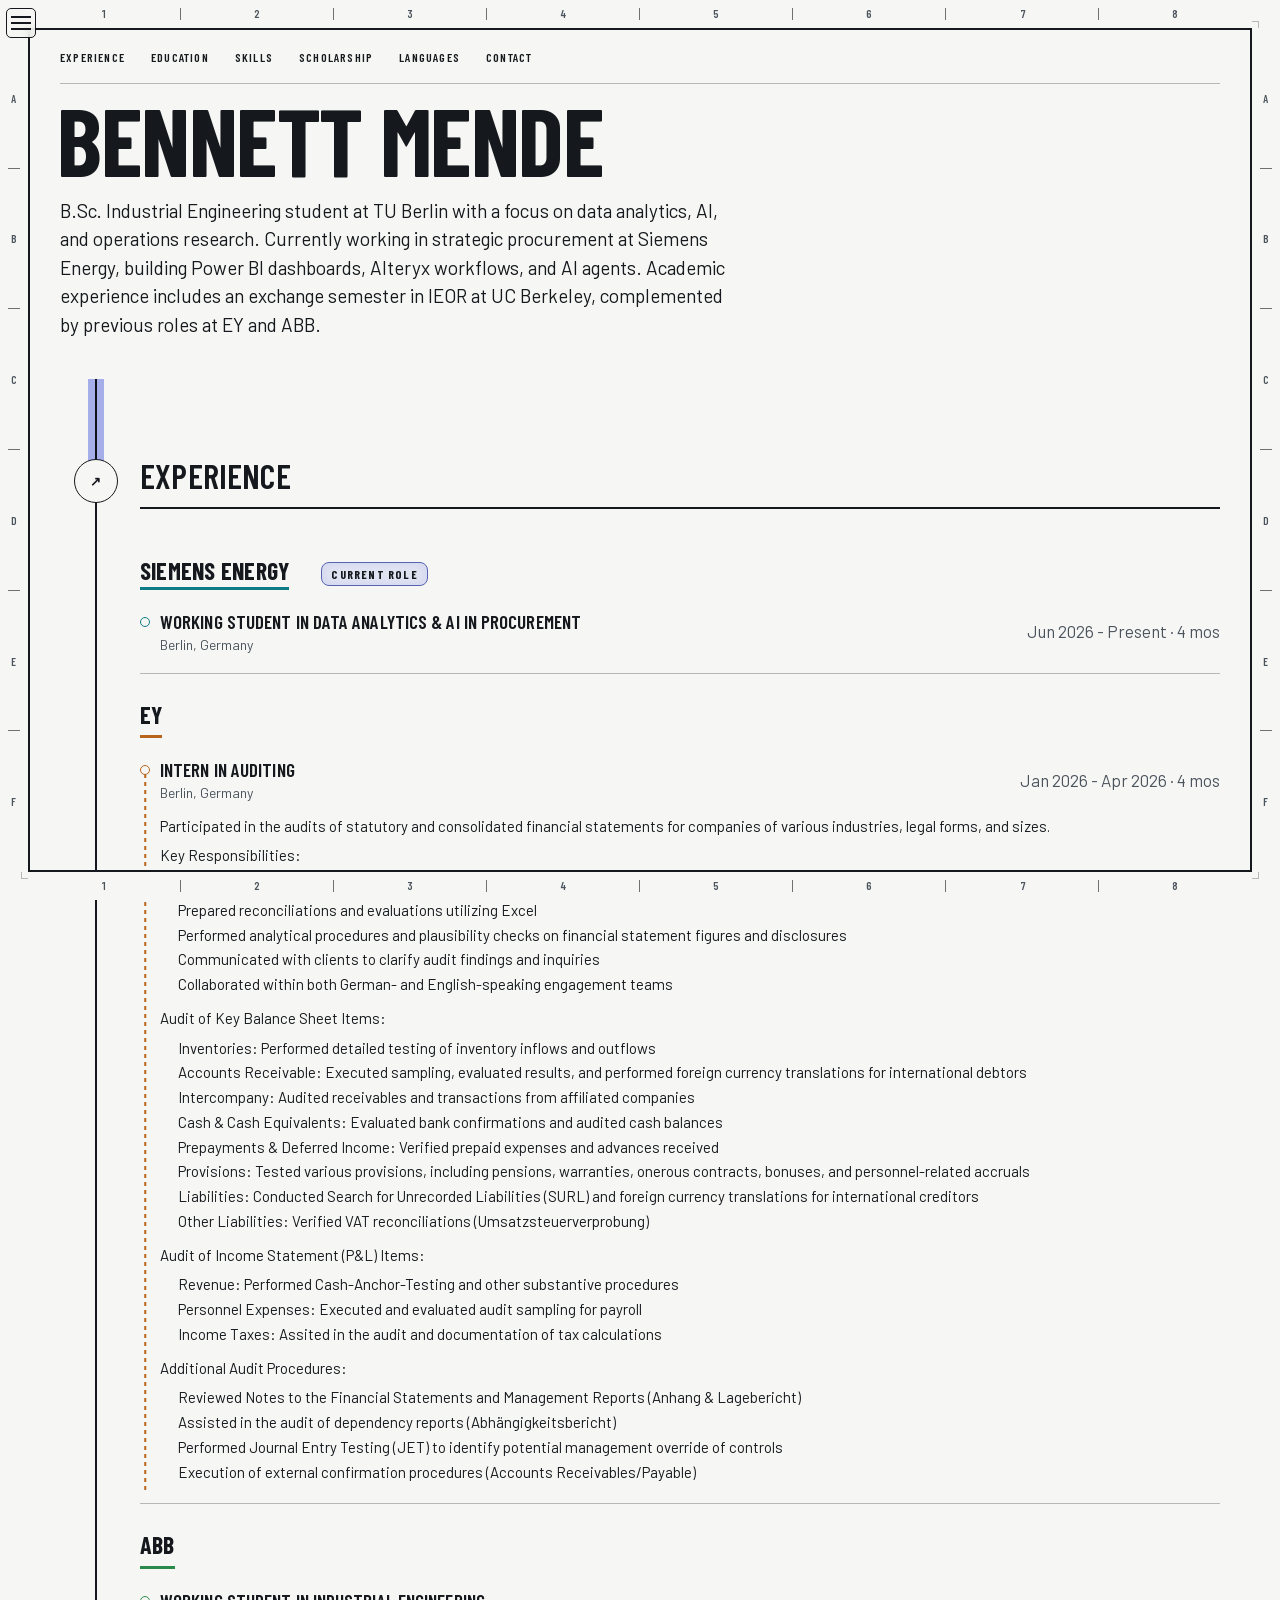
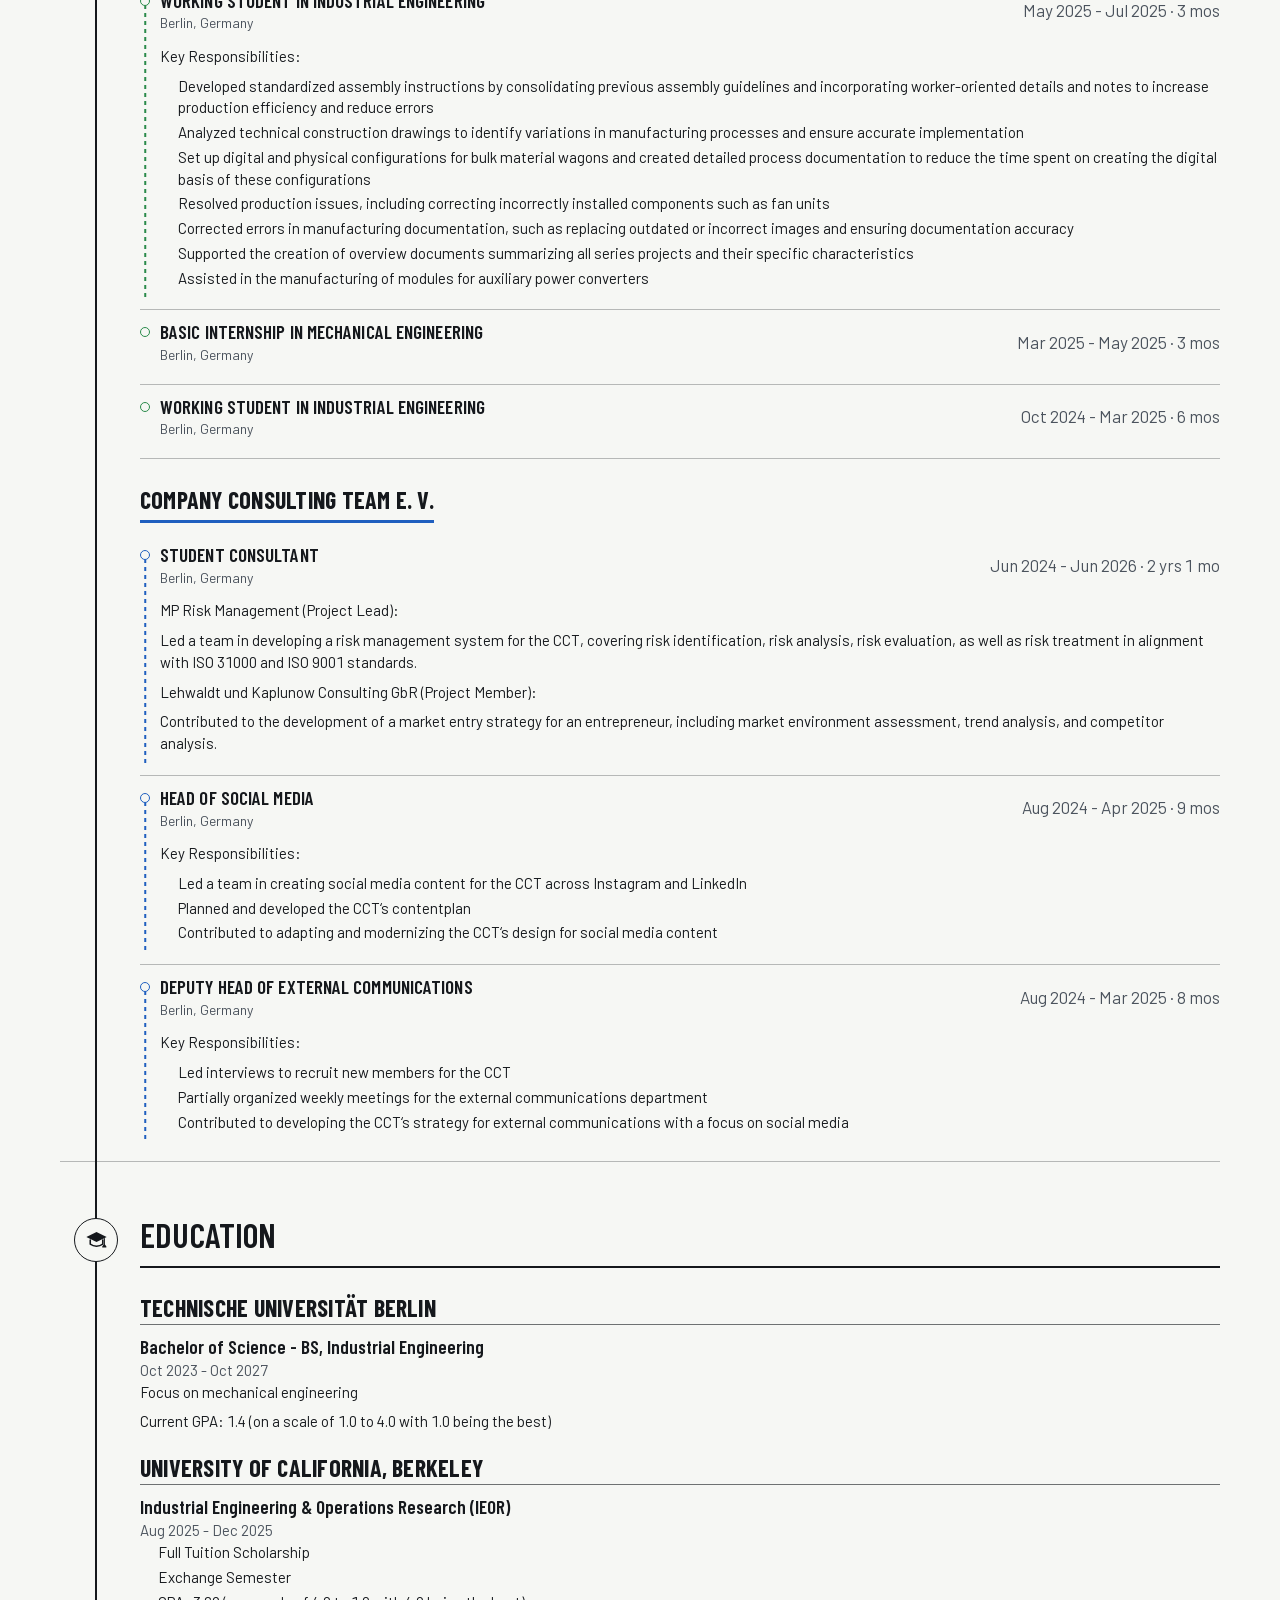
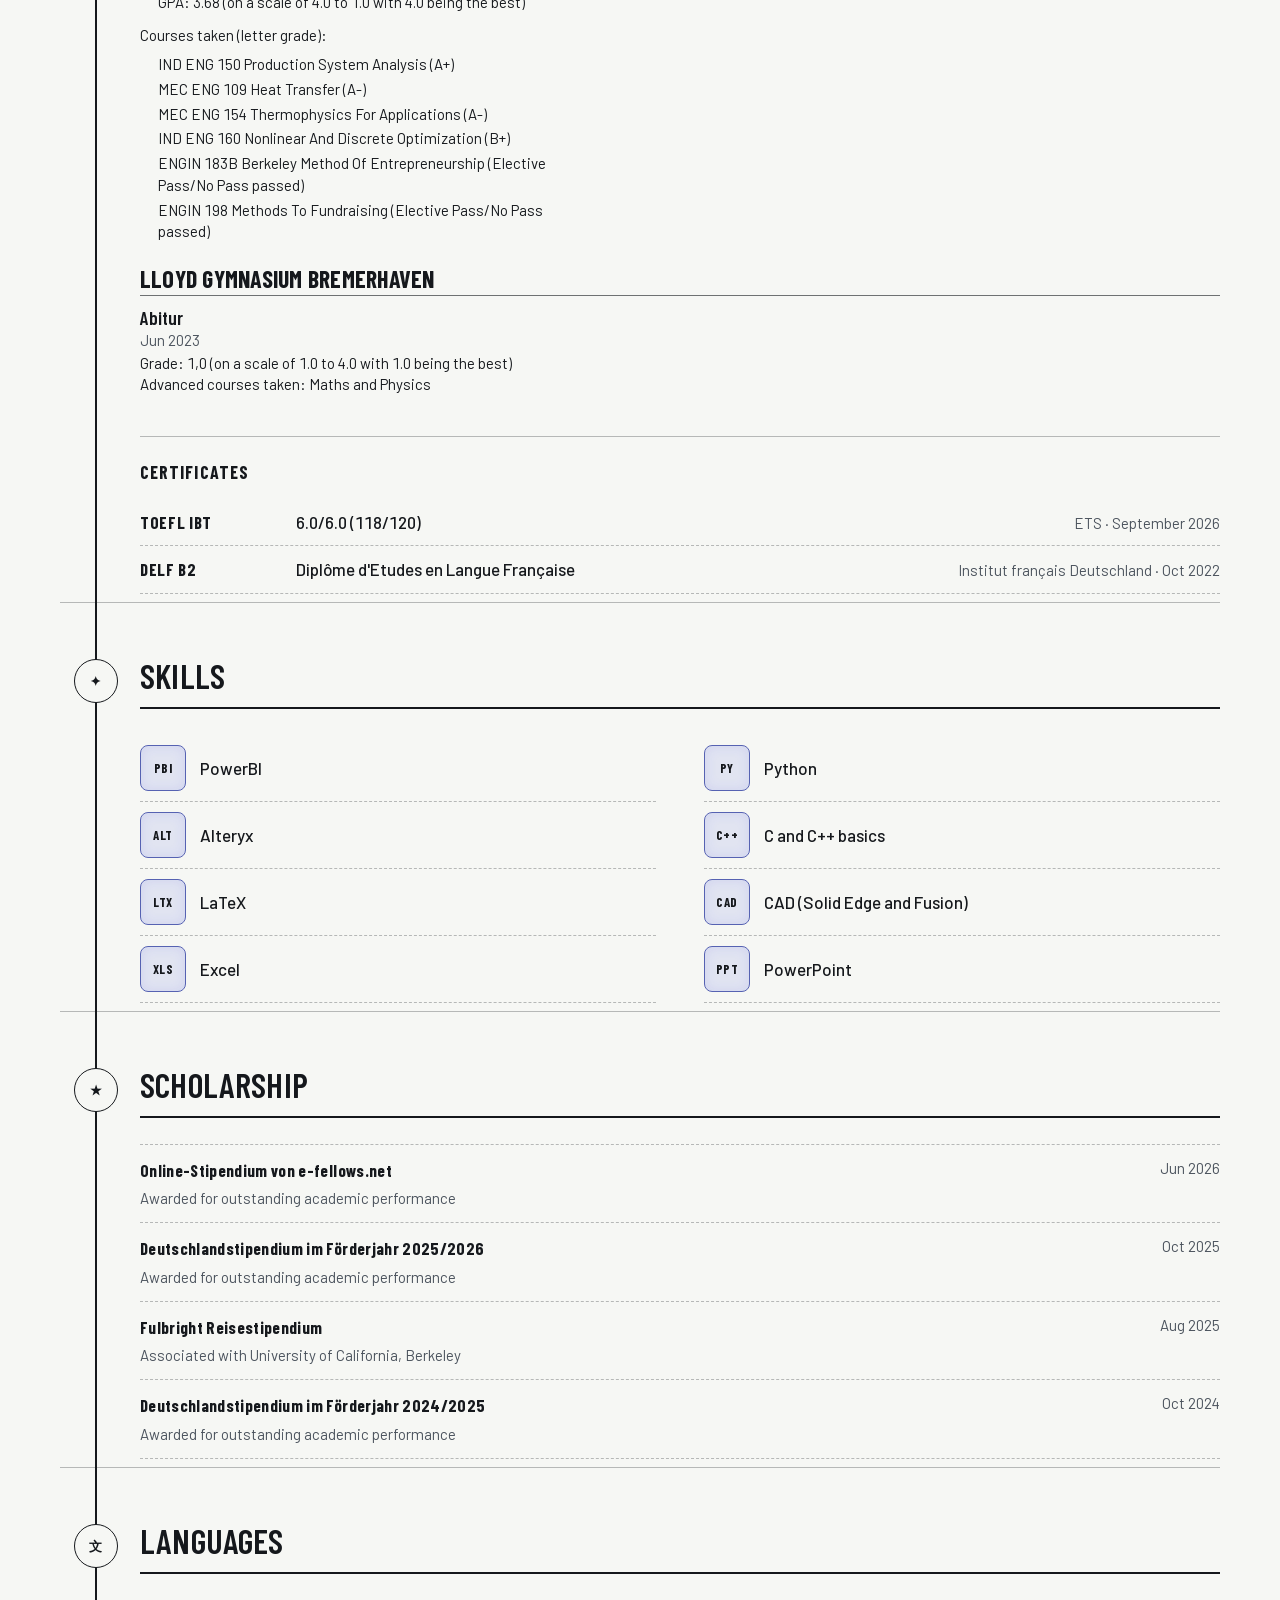
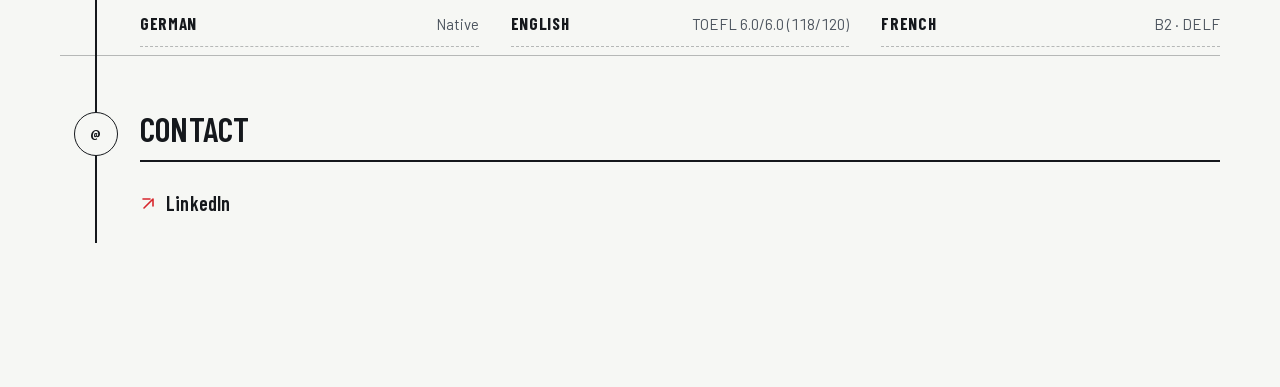
<file: index.html>
<!DOCTYPE html>
<html lang="en">
<head>
<meta charset="utf-8">
<meta name="viewport" content="width=device-width, initial-scale=1">
<title>Bennett Mende: Industrial Engineering student, TU Berlin. Working Student at Siemens Energy.</title>
<meta name="description" content="Bennett Mende is a B.Sc. Industrial Engineering student at Technische Universität Berlin and a Working Student in Data Analytics and AI in corporate strategic procurement at Siemens Energy. He previously worked at EY, ABB and Company Consulting Team e.V. and completed an exchange semester at UC Berkeley.">
<meta name="theme-color" content="#f6f7f4">
<meta property="og:title" content="Bennett Mende">
<meta property="og:description" content="B.Sc. Industrial Engineering student at Technische Universität Berlin, currently working in Data Analytics and AI in corporate strategic procurement at Siemens Energy. Previously EY, ABB and Company Consulting Team; exchange semester at UC Berkeley.">
<meta property="og:type" content="profile">
<link rel="icon" href="assets/favicon.svg?v=bm-rounded" type="image/svg+xml">
<link rel="preload" href="assets/fonts/barlow-condensed-700.woff2" as="font" type="font/woff2" crossorigin>
<link rel="preload" href="assets/fonts/barlow-400.woff2" as="font" type="font/woff2" crossorigin>
<link rel="stylesheet" href="styles.css">
</head>
<body>
<!--
THESIS: A recruiter reads Bennett's career as one process flow on an engineering drawing sheet, checked off by a blue progress band. It refuses the photo, big name, timeline-cards portfolio.
OWN-WORLD: plotter-white sheet, ink line work in three weights, a zone border, DIN-style condensed caps (Barlow Condensed) with Barlow body, ISA-style section symbols and instrument bubbles, one blue accent band, and a color code per employer.
STORY: the visitor sees a real drawing sheet titled BENNETT MENDE and follows the profile from TU Berlin to Siemens Energy in seconds. The separate Career Flow Diagram remains available by direct URL for later use.
FIRST VIEWPORT: full-bleed sheet with zone markers. Drawing header strip. Title BENNETT MENDE at plotter scale with a short profile summary. Below: experience, education, skills, scholarships, languages, and a compact LinkedIn contact section.
FORM: The Process Sheet (P&ID), candidate 7 of 7 on the ordered grounded list, seed 14451df4, code-led.
FINISH: unreviewed and undocumented is unfinished; this build ends with the finish review, the verdict, DESIGN.md, and every shipping raster carrying its provenance.
-->

<div class="frame" aria-hidden="true">
  <div class="frame-border"></div>
  <ol class="zones zones-top"><li>1</li><li>2</li><li>3</li><li>4</li><li>5</li><li>6</li><li>7</li><li>8</li></ol>
  <ol class="zones zones-bottom"><li>1</li><li>2</li><li>3</li><li>4</li><li>5</li><li>6</li><li>7</li><li>8</li></ol>
  <ol class="zones zones-left"><li>A</li><li>B</li><li>C</li><li>D</li><li>E</li><li>F</li></ol>
  <ol class="zones zones-right"><li>A</li><li>B</li><li>C</li><li>D</li><li>E</li><li>F</li></ol>
</div>

<div class="site-menu">
  <button class="menu-toggle" type="button" aria-expanded="false" aria-controls="site-menu-panel" aria-label="Open navigation">
    <span></span><span></span><span></span>
  </button>
  <nav class="site-menu-panel" id="site-menu-panel" aria-label="Site navigation" hidden>
    <a href="index.html" aria-current="page">Overview</a>
    <a href="projects.html">Project Overview</a>
  </nav>
</div>

<a class="skip" href="#experience">Skip to experience</a>

<header class="dwg-header">
  <nav class="dwg-nav" aria-label="Sections">
    <a href="#experience">Experience</a>
    <a href="#education">Education</a>
    <a href="#skills">Skills</a>
    <a href="#scholarships">Scholarship</a>
    <a href="#languages">Languages</a>
    <a href="#contact">Contact</a>
  </nav>
</header>

<main>
  <section class="hero" aria-labelledby="name">
    <div class="hero-top">
      <div class="hero-title">
        <h1 id="name">Bennett Mende</h1>
        <p class="hero-sub">B.Sc. Industrial Engineering student at TU Berlin with a focus on data analytics, AI, and operations research. Currently working in strategic procurement at Siemens Energy, building Power BI dashboards, Alteryx workflows, and AI agents. Academic experience includes an exchange semester in IEOR at UC Berkeley, complemented by previous roles at EY and ABB.</p>
      </div>
    </div>
  </section>

  <div class="sheet-body">
    <div class="spine" aria-hidden="true"><div class="spine-yellow"></div></div>

    <section class="sheet-section" id="experience" aria-labelledby="experience-h">
    <div class="gutter"><span class="tag-bubble" aria-label="Experience">↗</span></div>
      <div class="section-inner">
        <div class="section-head">
          <h2 id="experience-h">Experience</h2>
        </div>

        <div class="experience-list">
          <div id="exp-se" class="experience-company unit" style="--code:#0e7c86">
            <div class="unit-row">
              <h3 class="unit-name">Siemens Energy</h3>
              <span class="in-operation"><span>Current Role</span></span>
            </div>
            <article class="experience-entry no-details">
              <div class="experience-entry-top">
                <div class="experience-role-block">
                  <h3 class="experience-role">Working Student in Data Analytics &amp; AI in Procurement</h3>
                  <div class="experience-location">Berlin, Germany</div>
                </div>
                <div class="experience-date"><span class="date-range"><time datetime="2026-06">Jun 2026</time> - Present · 4 mos</span></div>
              </div>
            </article>
          </div>

          <div id="exp-ey" class="experience-company unit" style="--code:#b8641b">
            <div class="unit-row">
              <h3 class="unit-name">EY</h3>
            </div>
            <article class="experience-entry">
              <div class="experience-entry-top">
                <div class="experience-role-block">
                  <h3 class="experience-role">Intern in Auditing</h3>
                  <div class="experience-location">Berlin, Germany</div>
                </div>
                <div class="experience-date"><span class="date-range"><time datetime="2026-01">Jan 2026</time> - <time datetime="2026-04">Apr 2026</time> · 4 mos</span></div>
              </div>
              <div class="linkedin-copy">
                <p>Participated in the audits of statutory and consolidated financial statements for companies of various industries, legal forms, and sizes.</p>
                <p>Key Responsibilities:</p>
                <ul>
                  <li>Assisted in audit execution, and documentation using electronic audit software</li>
                  <li>Prepared reconciliations and evaluations utilizing Excel</li>
                  <li>Performed analytical procedures and plausibility checks on financial statement figures and disclosures</li>
                  <li>Communicated with clients to clarify audit findings and inquiries</li>
                  <li>Collaborated within both German- and English-speaking engagement teams</li>
                </ul>
                <p>Audit of Key Balance Sheet Items:</p>
                <ul>
                  <li>Inventories: Performed detailed testing of inventory inflows and outflows</li>
                  <li>Accounts Receivable: Executed sampling, evaluated results, and performed foreign currency translations for international debtors</li>
                  <li>Intercompany: Audited receivables and transactions from affiliated companies</li>
                  <li>Cash &amp; Cash Equivalents: Evaluated bank confirmations and audited cash balances</li>
                  <li>Prepayments &amp; Deferred Income: Verified prepaid expenses and advances received</li>
                  <li>Provisions: Tested various provisions, including pensions, warranties, onerous contracts, bonuses, and personnel-related accruals</li>
                  <li>Liabilities: Conducted Search for Unrecorded Liabilities (SURL) and foreign currency translations for international creditors</li>
                  <li>Other Liabilities: Verified VAT reconciliations (Umsatzsteuerverprobung)</li>
                </ul>
                <p>Audit of Income Statement (P&amp;L) Items:</p>
                <ul>
                  <li>Revenue: Performed Cash-Anchor-Testing and other substantive procedures</li>
                  <li>Personnel Expenses: Executed and evaluated audit sampling for payroll</li>
                  <li>Income Taxes: Assited in the audit and documentation of tax calculations</li>
                </ul>
                <p>Additional Audit Procedures:</p>
                <ul>
                  <li>Reviewed Notes to the Financial Statements and Management Reports (Anhang &amp; Lagebericht)</li>
                  <li>Assisted in the audit of dependency reports (Abhängigkeitsbericht)</li>
                  <li>Performed Journal Entry Testing (JET) to identify potential management override of controls</li>
                  <li>Execution of external confirmation procedures (Accounts Receivables/Payable)</li>
                </ul>
              </div>
            </article>
          </div>

          <div id="exp-abb" class="experience-company unit" style="--code:#2a8a4a">
            <div class="unit-row">
              <h3 class="unit-name">ABB</h3>
            </div>
            <article class="experience-entry">
              <div class="experience-entry-top">
                <div class="experience-role-block">
                  <h3 class="experience-role">Working Student in Industrial Engineering</h3>
                  <div class="experience-location">Berlin, Germany</div>
                </div>
                <div class="experience-date"><span class="date-range"><time datetime="2025-05">May 2025</time> - <time datetime="2025-07">Jul 2025</time> · 3 mos</span></div>
              </div>
              <div class="linkedin-copy">
                <p>Key Responsibilities:</p>
                <ul>
                  <li>Developed standardized assembly instructions by consolidating previous assembly guidelines and incorporating worker-oriented details and notes to increase production efficiency and reduce errors</li>
                  <li>Analyzed technical construction drawings to identify variations in manufacturing processes and ensure accurate implementation</li>
                  <li>Set up digital and physical configurations for bulk material wagons and created detailed process documentation to reduce the time spent on creating the digital basis of these configurations</li>
                  <li>Resolved production issues, including correcting incorrectly installed components such as fan units</li>
                  <li>Corrected errors in manufacturing documentation, such as replacing outdated or incorrect images and ensuring documentation accuracy</li>
                  <li>Supported the creation of overview documents summarizing all series projects and their specific characteristics</li>
                  <li>Assisted in the manufacturing of modules for auxiliary power converters</li>
                </ul>
              </div>
            </article>
            <article class="experience-entry no-details">
              <div class="experience-entry-top">
                <div class="experience-role-block">
                  <h3 class="experience-role">Basic internship in Mechanical Engineering</h3>
                  <div class="experience-location">Berlin, Germany</div>
                </div>
                <div class="experience-date"><span class="date-range"><time datetime="2025-03">Mar 2025</time> - <time datetime="2025-05">May 2025</time> · 3 mos</span></div>
              </div>
            </article>
            <article class="experience-entry no-details">
              <div class="experience-entry-top">
                <div class="experience-role-block">
                  <h3 class="experience-role">Working Student in Industrial Engineering</h3>
                  <div class="experience-location">Berlin, Germany</div>
                </div>
                <div class="experience-date"><span class="date-range"><time datetime="2024-10">Oct 2024</time> - <time datetime="2025-03">Mar 2025</time> · 6 mos</span></div>
              </div>
            </article>
          </div>

          <div id="exp-cct" class="experience-company unit" style="--code:#1f5fbf">
            <div class="unit-row">
              <h3 class="unit-name">Company Consulting Team e. V.</h3>
            </div>
            <article class="experience-entry">
              <div class="experience-entry-top">
                <div class="experience-role-block">
                  <h3 class="experience-role">Student Consultant</h3>
                  <div class="experience-location">Berlin, Germany</div>
                </div>
                <div class="experience-date"><span class="date-range"><time datetime="2024-06">Jun 2024</time> - <time datetime="2026-06">Jun 2026</time> · 2 yrs 1 mo</span></div>
              </div>
              <div class="linkedin-copy">
                <p>MP Risk Management (Project Lead):</p>
                <p>Led a team in developing a risk management system for the CCT, covering risk identification, risk analysis, risk evaluation, as well as risk treatment in alignment with ISO 31000 and ISO 9001 standards.</p>
                <p>Lehwaldt und Kaplunow Consulting GbR (Project Member):</p>
                <p>Contributed to the development of a market entry strategy for an entrepreneur, including market environment assessment, trend analysis, and competitor analysis.</p>
              </div>
            </article>
            <article class="experience-entry">
              <div class="experience-entry-top">
                <div class="experience-role-block">
                  <h3 class="experience-role">Head of Social Media</h3>
                  <div class="experience-location">Berlin, Germany</div>
                </div>
                <div class="experience-date"><span class="date-range"><time datetime="2024-08">Aug 2024</time> - <time datetime="2025-04">Apr 2025</time> · 9 mos</span></div>
              </div>
              <div class="linkedin-copy">
                <p>Key Responsibilities:</p>
                <ul>
                  <li>Led a team in creating social media content for the CCT across Instagram and LinkedIn</li>
                  <li>Planned and developed the CCT‘s contentplan</li>
                  <li>Contributed to adapting and modernizing the CCT‘s design for social media content</li>
                </ul>
              </div>
            </article>
            <article class="experience-entry">
              <div class="experience-entry-top">
                <div class="experience-role-block">
                  <h3 class="experience-role">Deputy Head of External Communications</h3>
                  <div class="experience-location">Berlin, Germany</div>
                </div>
                <div class="experience-date"><span class="date-range"><time datetime="2024-08">Aug 2024</time> - <time datetime="2025-03">Mar 2025</time> · 8 mos</span></div>
              </div>
              <div class="linkedin-copy">
                <p>Key Responsibilities:</p>
                <ul>
                  <li>Led interviews to recruit new members for the CCT</li>
                  <li>Partially organized weekly meetings for the external communications department</li>
                  <li>Contributed to developing the CCT‘s strategy for external communications with a focus on social media</li>
                </ul>
              </div>
            </article>
          </div>
        </div>
      </div>
    </section>

    <section class="sheet-section" id="education" aria-labelledby="education-h">
    <div class="gutter">
      <span class="tag-bubble" aria-label="Education">
        <svg class="section-symbol" viewBox="0 0 32 32" aria-hidden="true" focusable="false">
          <path class="cap-top" d="M3 11.5 16 5l13 6.5L16 18 3 11.5Z"/>
          <path class="cap-book" d="M8 15.5v5.2c4.6 3.4 11.4 3.4 16 0v-5.2"/>
          <path class="cap-tassel" d="M26 13.5v7.7m0 0 2 3h-4l2-3Z"/>
        </svg>
      </span>
    </div>
      <div class="section-inner">
        <div class="section-head">
          <h2 id="education-h">Education</h2>
        </div>

        <dl class="utilities">
          <div class="utility">
            <dt>Technische Universität Berlin</dt>
            <dd class="u-degree">Bachelor of Science - BS, Industrial Engineering</dd>
            <dd class="u-period"><time datetime="2023-10">Oct 2023</time> - <time datetime="2027-10">Oct 2027</time></dd>
            <dd class="u-notes">
              <p>Focus on mechanical engineering</p>
              <p>Current GPA: 1.4 (on a scale of 1.0 to 4.0 with 1.0 being the best)</p>
            </dd>
          </div>
          <div class="utility">
            <dt>University of California, Berkeley</dt>
            <dd class="u-degree">Industrial Engineering &amp; Operations Research (IEOR)</dd>
            <dd class="u-period"><time datetime="2025-08">Aug 2025</time> - <time datetime="2025-12">Dec 2025</time></dd>
            <dd class="u-notes">
              <ul class="linkedin-list">
                <li>Full Tuition Scholarship</li>
                <li>Exchange Semester</li>
                <li>GPA: 3.68 (on a scale of 4.0 to 1.0 with 4.0 being the best)</li>
              </ul>
              <p>Courses taken (letter grade):</p>
              <ul class="linkedin-list course-list">
                <li>IND ENG 150 Production System Analysis (A+)</li>
                <li>MEC ENG 109 Heat Transfer (A-)</li>
                <li>MEC ENG 154 Thermophysics For Applications (A-)</li>
                <li>IND ENG 160 Nonlinear And Discrete Optimization (B+)</li>
                <li>ENGIN 183B Berkeley Method Of Entrepreneurship (Elective Pass/No Pass passed)</li>
                <li>ENGIN 198 Methods To Fundraising (Elective Pass/No Pass passed)</li>
              </ul>
            </dd>
          </div>
          <div class="utility">
            <dt>Lloyd Gymnasium Bremerhaven</dt>
            <dd class="u-degree">Abitur</dd>
            <dd class="u-period"><time datetime="2023-06">Jun 2023</time></dd>
            <dd class="u-notes">Grade: 1,0 (on a scale of 1.0 to 4.0 with 1.0 being the best) Advanced courses taken: Maths and Physics</dd>
          </div>
        </dl>

        <div class="certs">
          <h3>Certificates</h3>
          <ul class="cert-list">
            <li><span class="cert-name">TOEFL iBT</span><span class="cert-value">6.0/6.0 (118/120)</span><span class="cert-meta">ETS · <time datetime="2026-09">September 2026</time></span></li>
            <li><span class="cert-name">DELF B2</span><span class="cert-value">Diplôme d'Etudes en Langue Française</span><span class="cert-meta">Institut français Deutschland · <time datetime="2022-10">Oct 2022</time></span></li>
          </ul>
        </div>
      </div>
    </section>

    <section class="sheet-section" id="skills" aria-labelledby="skills-h">
    <div class="gutter"><span class="tag-bubble" aria-label="Skills">✦</span></div>
      <div class="section-inner">
        <div class="section-head">
          <h2 id="skills-h">Skills</h2>
        </div>
        <ul class="instruments">
          <li><span class="bubble" aria-hidden="true">PBI</span><span class="i-name">PowerBI</span></li>
          <li><span class="bubble" aria-hidden="true">PY</span><span class="i-name">Python</span></li>
          <li><span class="bubble" aria-hidden="true">ALT</span><span class="i-name">Alteryx</span></li>
          <li><span class="bubble" aria-hidden="true">C++</span><span class="i-name">C and C++ basics</span></li>
          <li><span class="bubble" aria-hidden="true">LTX</span><span class="i-name">LaTeX</span></li>
          <li><span class="bubble" aria-hidden="true">CAD</span><span class="i-name">CAD (Solid Edge and Fusion)</span></li>
          <li><span class="bubble" aria-hidden="true">XLS</span><span class="i-name">Excel</span></li>
          <li><span class="bubble" aria-hidden="true">PPT</span><span class="i-name">PowerPoint</span></li>
        </ul>
      </div>
    </section>

    <section class="sheet-section" id="scholarships" aria-labelledby="scholarships-h">
      <div class="gutter"><span class="tag-bubble" aria-label="Scholarship">★</span></div>
      <div class="section-inner">
        <div class="section-head">
          <h2 id="scholarships-h">Scholarship</h2>
        </div>
        <ul class="scholarship-list">
          <li>
            <span class="scholarship-name">Online-Stipendium von e-fellows.net</span>
            <span class="scholarship-meta">Jun 2026</span>
            <span class="scholarship-detail">Awarded for outstanding academic performance</span>
          </li>
          <li>
            <span class="scholarship-name">Deutschlandstipendium im Förderjahr 2025/2026</span>
            <span class="scholarship-meta">Oct 2025</span>
            <span class="scholarship-detail">Awarded for outstanding academic performance</span>
          </li>
          <li>
            <span class="scholarship-name">Fulbright Reisestipendium</span>
            <span class="scholarship-meta">Aug 2025</span>
            <span class="scholarship-detail">Associated with University of California, Berkeley</span>
          </li>
          <li>
            <span class="scholarship-name">Deutschlandstipendium im Förderjahr 2024/2025</span>
            <span class="scholarship-meta">Oct 2024</span>
            <span class="scholarship-detail">Awarded for outstanding academic performance</span>
          </li>
        </ul>
      </div>
    </section>

    <section class="sheet-section" id="languages" aria-labelledby="languages-h">
      <div class="gutter"><span class="tag-bubble" aria-label="Languages">文</span></div>
      <div class="section-inner">
        <div class="section-head">
          <h2 id="languages-h">Languages</h2>
        </div>
        <ul class="lang-list">
          <li><span class="lang">German</span><span class="level">Native</span></li>
          <li><span class="lang">English</span><span class="level">TOEFL 6.0/6.0 (118/120)</span></li>
          <li><span class="lang">French</span><span class="level">B2 · DELF</span></li>
        </ul>
      </div>
    </section>

    <section class="sheet-section contact-section" id="contact" aria-labelledby="contact-h">
      <div class="gutter"><span class="tag-bubble" aria-label="Contact">@</span></div>
      <div class="section-inner">
        <div class="section-head">
          <h2 id="contact-h">Contact</h2>
        </div>
        <a class="contact-link" href="https://www.linkedin.com/in/bennett-mende-99b94a305/" rel="me noopener" target="_blank">
          <svg class="ic" viewBox="0 0 16 16" aria-hidden="true"><path d="M3 3h7M13 3v7M13 3 4 12" fill="none" stroke="currentColor" stroke-width="1.6" stroke-linecap="round" stroke-linejoin="round"/></svg>
          LinkedIn<span class="visually-hidden"> (opens in a new tab)</span>
        </a>
      </div>
    </section>

  </div>
</main>

<script src="script.js" defer></script>
</body>
</html>
</file>
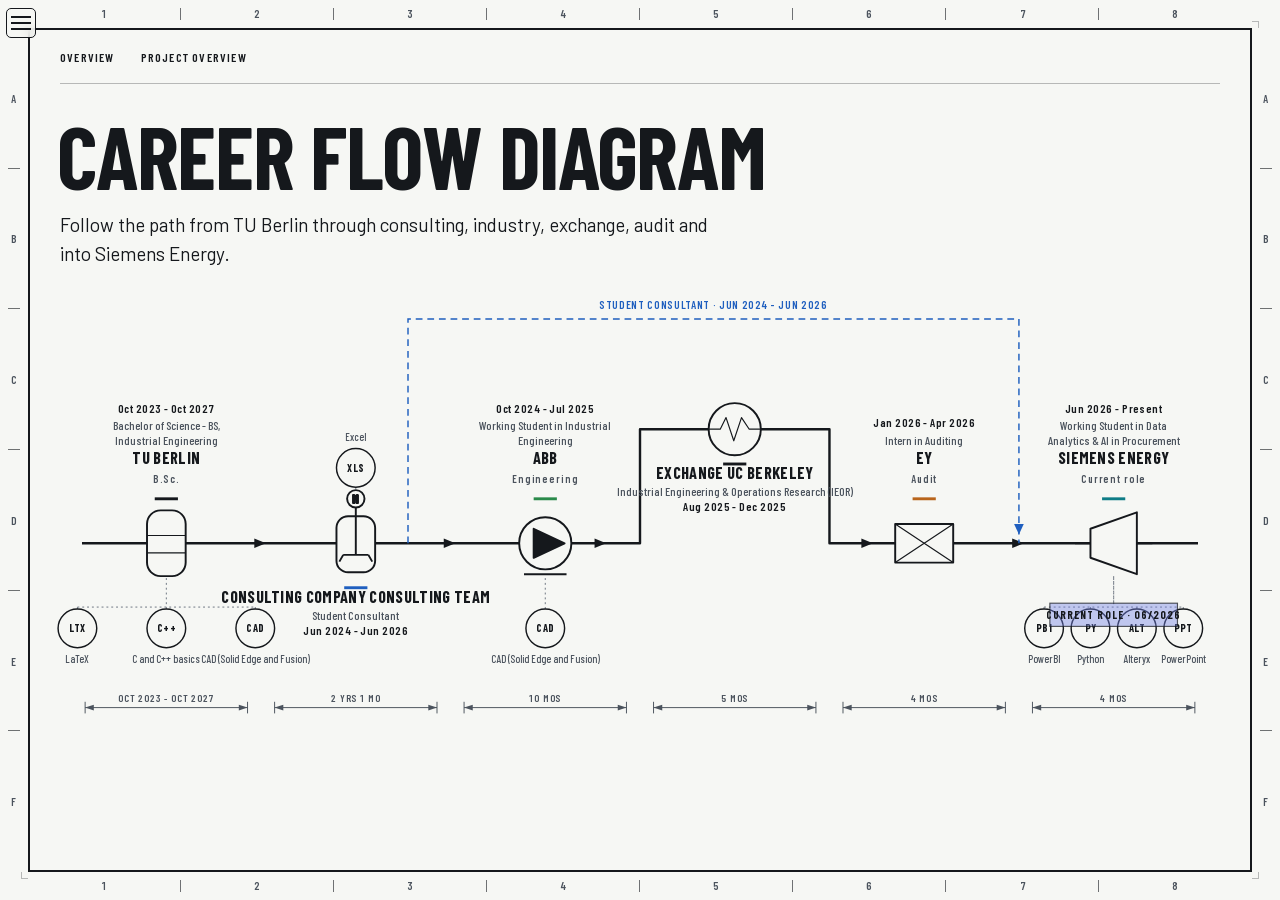
<file: career-flow.html>
<!DOCTYPE html>
<html lang="en">
<head>
<meta charset="utf-8">
<meta name="viewport" content="width=device-width, initial-scale=1">
<title>Career Flow Diagram — Bennett Mende</title>
<meta name="description" content="Bennett Mende's chronological career flow diagram.">
<meta name="theme-color" content="#f6f7f4">
<link rel="icon" href="assets/favicon.svg?v=bm-rounded" type="image/svg+xml">
<link rel="preload" href="assets/fonts/barlow-condensed-700.woff2" as="font" type="font/woff2" crossorigin>
<link rel="preload" href="assets/fonts/barlow-400.woff2" as="font" type="font/woff2" crossorigin>
<link rel="stylesheet" href="styles.css">
</head>
<body class="flow-page-body">

<div class="frame" aria-hidden="true">
  <div class="frame-border"></div>
  <ol class="zones zones-top"><li>1</li><li>2</li><li>3</li><li>4</li><li>5</li><li>6</li><li>7</li><li>8</li></ol>
  <ol class="zones zones-bottom"><li>1</li><li>2</li><li>3</li><li>4</li><li>5</li><li>6</li><li>7</li><li>8</li></ol>
  <ol class="zones zones-left"><li>A</li><li>B</li><li>C</li><li>D</li><li>E</li><li>F</li></ol>
  <ol class="zones zones-right"><li>A</li><li>B</li><li>C</li><li>D</li><li>E</li><li>F</li></ol>
</div>

<div class="site-menu">
  <button class="menu-toggle" type="button" aria-expanded="false" aria-controls="site-menu-panel" aria-label="Open navigation">
    <span></span><span></span><span></span>
  </button>
  <nav class="site-menu-panel" id="site-menu-panel" aria-label="Site navigation" hidden>
    <a href="index.html">Overview</a>
    <a href="projects.html">Project Overview</a>
  </nav>
</div>

<a class="skip" href="#pfd">Skip to career flow diagram</a>

<header class="dwg-header">
  <nav class="dwg-nav" aria-label="Pages">
    <a href="index.html">Overview</a>
    <a href="projects.html">Project Overview</a>
  </nav>
</header>

<main class="flow-page">
  <section class="flow-intro" aria-labelledby="flow-title">
    <h1 id="flow-title">Career Flow Diagram</h1>
    <p>Follow the path from TU Berlin through consulting, industry, exchange, audit and into Siemens Energy.</p>
  </section>

  <figure class="pfd" id="pfd">
    <svg class="pfd-svg" role="img" aria-labelledby="pfd-title pfd-desc">
      <title id="pfd-title">Career flow diagram of Bennett Mende</title>
      <desc id="pfd-desc">Chronological process flow from TU Berlin through Company Consulting Team, ABB, UC Berkeley, EY and Siemens Energy.</desc>
    </svg>
    <noscript>
      <ol class="pfd-fallback">
        <li>TU Berlin — Bachelor of Science - BS, Industrial Engineering, Oct 2023 - Oct 2027</li>
        <li>Company Consulting Team — Student Consultant, Jun 2024 - Jun 2026</li>
        <li>ABB — Working Student in Industrial Engineering, Oct 2024 - Jul 2025</li>
        <li>UC Berkeley — Industrial Engineering &amp; Operations Research (IEOR), Aug 2025 - Dec 2025</li>
        <li>EY — Intern in Auditing, Jan 2026 - Apr 2026</li>
        <li>Siemens Energy — Working Student in Data Analytics &amp; AI in Procurement, Jun 2026 - Present</li>
      </ol>
    </noscript>
  </figure>
</main>

<script src="script.js" defer></script>
</body>
</html>
</file>
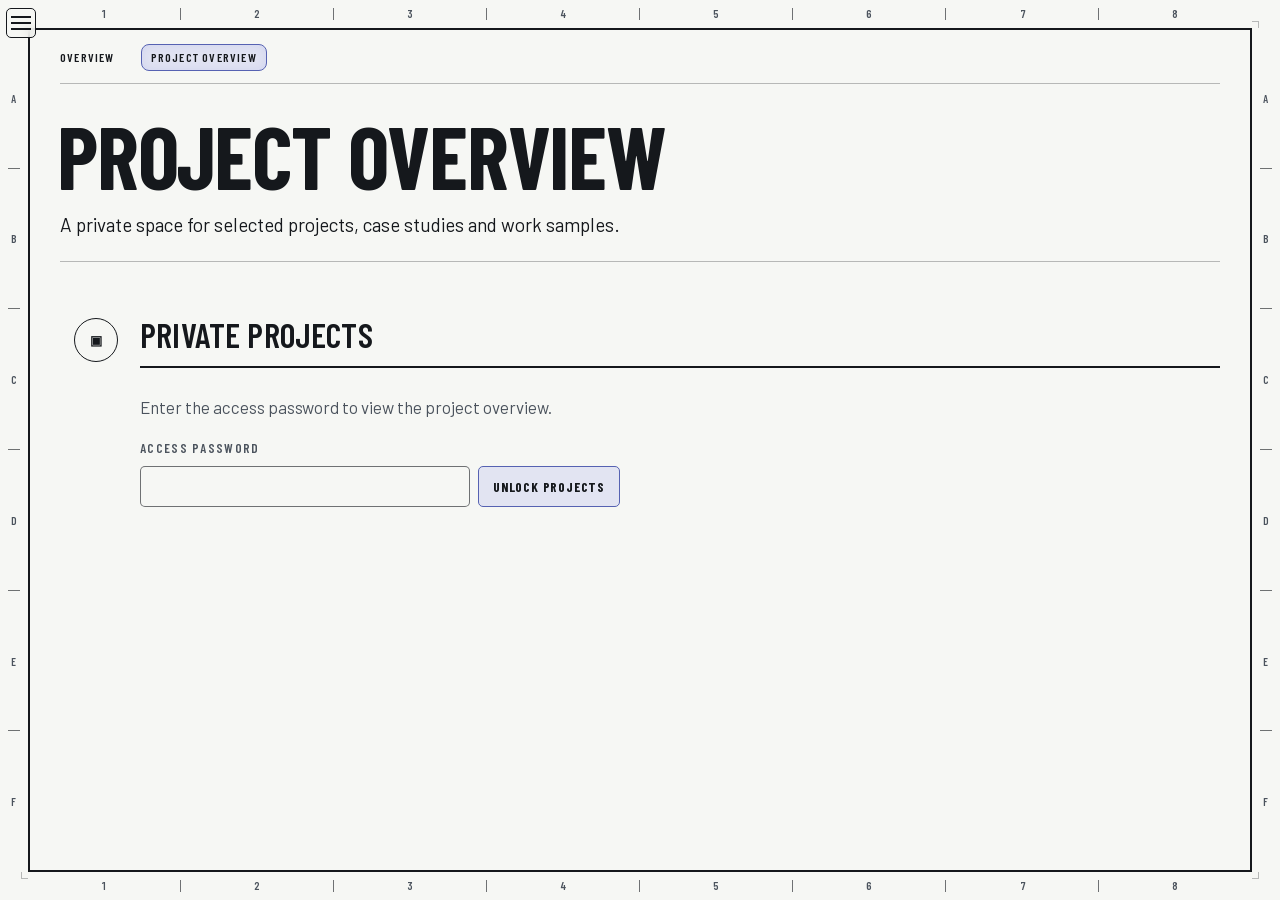
<file: projects.html>
<!DOCTYPE html>
<html lang="en">
<head>
<meta charset="utf-8">
<meta name="viewport" content="width=device-width, initial-scale=1">
<title>Project Overview — Bennett Mende</title>
<meta name="description" content="Private project overview for Bennett Mende's work and case studies.">
<meta name="theme-color" content="#f6f7f4">
<link rel="icon" href="assets/favicon.svg?v=bm-rounded" type="image/svg+xml">
<link rel="preload" href="assets/fonts/barlow-condensed-700.woff2" as="font" type="font/woff2" crossorigin>
<link rel="preload" href="assets/fonts/barlow-400.woff2" as="font" type="font/woff2" crossorigin>
<link rel="stylesheet" href="styles.css">
</head>
<body class="projects-page-body">

<div class="frame" aria-hidden="true">
  <div class="frame-border"></div>
  <ol class="zones zones-top"><li>1</li><li>2</li><li>3</li><li>4</li><li>5</li><li>6</li><li>7</li><li>8</li></ol>
  <ol class="zones zones-bottom"><li>1</li><li>2</li><li>3</li><li>4</li><li>5</li><li>6</li><li>7</li><li>8</li></ol>
  <ol class="zones zones-left"><li>A</li><li>B</li><li>C</li><li>D</li><li>E</li><li>F</li></ol>
  <ol class="zones zones-right"><li>A</li><li>B</li><li>C</li><li>D</li><li>E</li><li>F</li></ol>
</div>

<div class="site-menu">
  <button class="menu-toggle" type="button" aria-expanded="false" aria-controls="site-menu-panel" aria-label="Open navigation">
    <span></span><span></span><span></span>
  </button>
  <nav class="site-menu-panel" id="site-menu-panel" aria-label="Site navigation" hidden>
    <a href="index.html">Overview</a>
    <a href="projects.html" aria-current="page">Project Overview</a>
  </nav>
</div>

<a class="skip" href="#project-access">Skip to project access</a>

<header class="dwg-header">
  <nav class="dwg-nav" aria-label="Pages">
    <a href="index.html">Overview</a>
    <a href="projects.html" aria-current="page">Project Overview</a>
  </nav>
</header>

<main class="projects-page">
  <section class="projects-intro" aria-labelledby="projects-title">
    <h1 id="projects-title">Project Overview</h1>
    <p>A private space for selected projects, case studies and work samples.</p>
  </section>

  <section class="sheet-section project-gate" id="project-access" data-project-gate data-password-hash="4ff34203fb0f615c35ac3db817779a59c5575a002192e0709014c7554c521866" aria-labelledby="project-access-title">
    <div class="gutter"><span class="tag-bubble" aria-label="Protected projects">▣</span></div>
    <div class="section-inner">
      <div class="section-head">
        <h2 id="project-access-title">Private Projects</h2>
      </div>
      <p class="project-intro">Enter the access password to view the project overview.</p>
      <form class="project-access-form" id="project-access-form">
        <label for="project-password">Access password</label>
        <div class="project-form-row">
          <input id="project-password" name="password" type="password" autocomplete="current-password" required>
          <button type="submit">Unlock projects</button>
        </div>
        <p class="project-status" id="project-status" role="status" aria-live="polite"></p>
      </form>
    </div>
  </section>

  <section class="sheet-section project-content" data-project-content id="projects" aria-labelledby="project-content-title" hidden>
    <div class="gutter"><span class="tag-bubble" aria-label="Project index">✦</span></div>
    <div class="section-inner">
      <div class="section-head">
        <h2 id="project-content-title">Selected Work</h2>
      </div>
      <div class="project-grid">
        <article class="project-card">
          <span class="project-number">01</span>
          <h3>Project placeholder</h3>
          <p>Add a concise project summary, your contribution and the outcome here.</p>
        </article>
        <article class="project-card">
          <span class="project-number">02</span>
          <h3>Project placeholder</h3>
          <p>Use this space for a second case study, portfolio link or work sample.</p>
        </article>
        <article class="project-card">
          <span class="project-number">03</span>
          <h3>Project placeholder</h3>
          <p>Replace this card with another project when you are ready to publish it.</p>
        </article>
      </div>
    </div>
  </section>
</main>

<script src="script.js" defer></script>
</body>
</html>
</file>
<file: styles.css>
/* Bennett Mende: The Process Sheet
   A plotter-white engineering drawing sheet. Ink line work in three weights,
   a zone border, highlighter yellow for checked lines, red pencil
   for the revision cloud. Type: Barlow Condensed (DIN-style engineering caps)
   and Barlow for reading. */

@font-face { font-family: "Barlow"; font-weight: 400; font-display: swap; src: url("assets/fonts/barlow-400.woff2") format("woff2"); }
@font-face { font-family: "Barlow"; font-weight: 500; font-display: swap; src: url("assets/fonts/barlow-500.woff2") format("woff2"); }
@font-face { font-family: "Barlow"; font-weight: 600; font-display: swap; src: url("assets/fonts/barlow-600.woff2") format("woff2"); }
@font-face { font-family: "Barlow Condensed"; font-weight: 500; font-display: swap; src: url("assets/fonts/barlow-condensed-500.woff2") format("woff2"); }
@font-face { font-family: "Barlow Condensed"; font-weight: 600; font-display: swap; src: url("assets/fonts/barlow-condensed-600.woff2") format("woff2"); }
@font-face { font-family: "Barlow Condensed"; font-weight: 700; font-display: swap; src: url("assets/fonts/barlow-condensed-700.woff2") format("woff2"); }

:root {
  --sheet: #f6f7f4;
  --sheet-deep: #eceee9;
  --ink: #15181c;
  --ink-2: #4b535d;
  --ink-3: #6b7480;
  --rule: rgba(21, 24, 28, 0.28);
  --rule-strong: rgba(21, 24, 28, 0.6);
  --yellow: #7481E4;
  --yellow-ink: #35418f;
  --accent-deep: #5662b2;
  --accent-wash: rgba(116, 129, 228, 0.16);
  --red: #d7262c;
  --red-deep: #b01c21;
  --code: var(--ink);

  --font-display: "Barlow Condensed", "Arial Narrow", "Helvetica Neue", sans-serif;
  --font-body: "Barlow", "Helvetica Neue", Arial, sans-serif;

  --frame: 28px;        /* distance from viewport edge to the border line */
  --frame-pad: 60px;    /* content inset from viewport edge */
  --gutter: 72px;       /* spine column width */
  --max: 1320px;

  --w-thin: 1px;
  --w-med: 1.5px;
  --w-thick: 2.5px;

  --ease-out: cubic-bezier(0.16, 1, 0.3, 1);
}

@media (max-width: 760px) {
  :root { --frame: 14px; --frame-pad: 32px; --gutter: 0px; }
}

*, *::before, *::after { box-sizing: border-box; }

html {
  background: var(--sheet);
  color: var(--ink);
  font-family: var(--font-body);
  font-size: 100%;
  line-height: 1.55;
  -webkit-text-size-adjust: 100%;
  scroll-behavior: smooth;
  scroll-padding-top: 72px;
  caret-color: var(--ink);
  scrollbar-color: var(--ink) var(--sheet);
  scrollbar-width: thin;
}

body {
  margin: 0;
  min-height: 100vh;
  font-size: 1.0625rem;
  font-feature-settings: "tnum" 1, "kern" 1;
  padding: 0 var(--frame-pad);
}

::selection { background: var(--yellow); color: var(--ink); }
::-webkit-scrollbar { width: 10px; height: 10px; }
::-webkit-scrollbar-track { background: var(--sheet); }
::-webkit-scrollbar-thumb { background: var(--ink); border: 3px solid var(--sheet); }

:focus-visible {
  outline: 3px solid var(--yellow);
  outline-offset: 2px;
  box-shadow: 0 0 0 5px var(--ink);
  border-radius: 1px;
}

a { color: inherit; text-decoration-color: var(--rule-strong); text-decoration-thickness: 1px; text-underline-offset: 0.18em; }
a:hover { text-decoration-color: var(--ink); text-decoration-thickness: 2px; }

h1, h2, h3 { margin: 0; font-family: var(--font-display); text-wrap: balance; }
p, ul, ol, dl { margin: 0; }
ul, ol { padding: 0; list-style: none; }
time { font-variant-numeric: tabular-nums; }

.visually-hidden {
  position: absolute !important; width: 1px; height: 1px; padding: 0; margin: -1px;
  overflow: hidden; clip: rect(0 0 0 0); white-space: nowrap; border: 0;
}

.skip {
  position: absolute; left: var(--frame-pad); top: -60px;
  background: var(--ink); color: var(--sheet); padding: 8px 14px;
  font-family: var(--font-display); font-weight: 600; letter-spacing: 0.06em; text-transform: uppercase;
  text-decoration: none; z-index: 60;
}
.skip:focus { top: 8px; }

/* ---------- Collapsible site navigation ---------- */

.site-menu {
  position: fixed;
  top: 8px;
  left: 6px;
  z-index: 70;
}
.menu-toggle {
  position: relative;
  z-index: 2;
  width: 30px;
  height: 30px;
  padding: 6px 4px;
  display: grid;
  align-content: center;
  gap: 4px;
  border: 1.5px solid var(--ink);
  border-radius: 5px;
  background: rgba(246, 247, 244, 0.78);
  backdrop-filter: blur(4px);
  color: var(--ink);
  cursor: pointer;
}
.menu-toggle span {
  display: block;
  width: 100%;
  height: 2px;
  background: currentColor;
  transition: transform 180ms var(--ease-out), opacity 150ms ease;
}
.menu-toggle:hover,
.menu-toggle:focus-visible,
.site-menu.is-open .menu-toggle {
  border-color: var(--accent-deep);
  border-radius: 8px;
  background: var(--accent-wash);
  box-shadow: inset 0 0 12px rgba(116, 129, 228, 0.18);
}
.site-menu.is-open .menu-toggle span:nth-child(1) { transform: translateY(6px) rotate(45deg); }
.site-menu.is-open .menu-toggle span:nth-child(2) { opacity: 0; }
.site-menu.is-open .menu-toggle span:nth-child(3) { transform: translateY(-6px) rotate(-45deg); }
.site-menu-panel {
  position: fixed;
  inset: 0 auto 0 0;
  left: 0;
  z-index: 1;
  display: flex;
  flex-direction: column;
  align-items: flex-start;
  gap: 4px;
  width: min(280px, 84vw);
  padding: 62px 20px 24px;
  border-right: var(--w-thick) solid var(--ink);
  background: rgba(246, 247, 244, 0.72);
  box-shadow: 6px 0 0 rgba(116, 129, 228, 0.48);
  backdrop-filter: blur(10px);
}
.site-menu-panel[hidden] { display: none; }
.site-menu-panel a {
  width: 100%;
  padding: 12px 10px;
  font-family: var(--font-display);
  font-weight: 600;
  letter-spacing: 0.06em;
  text-transform: uppercase;
  text-decoration: none;
}
.site-menu-panel a:last-child { border-bottom: 0; }
.site-menu-panel a:hover, .site-menu-panel a:focus-visible { background: rgba(116, 129, 228, 0.12); }
.site-menu-panel a[aria-current="page"] {
  border: 1.5px solid var(--accent-deep);
  border-radius: 8px;
  background: var(--accent-wash);
  box-shadow: inset 0 0 14px rgba(116, 129, 228, 0.18);
}

@media (max-width: 760px) {
  .site-menu-panel {
    width: 100vw;
    max-width: none;
    padding: 72px 24px 24px;
    border-right: 0;
    box-shadow: none;
    background: rgba(246, 247, 244, 0.86);
  }
}

/* ---------- Sheet frame with zone markers ---------- */

.frame { position: fixed; inset: 0; pointer-events: none; z-index: 50; }
.frame-border {
  position: absolute; inset: var(--frame);
  border: var(--w-thick) solid var(--ink);
}
.frame-border::before {
  content: ""; position: absolute; inset: -9px;
  border: var(--w-thin) solid var(--rule);
}
.zones {
  position: absolute; display: flex; margin: 0; padding: 0;
  font-family: var(--font-display); font-weight: 600; font-size: 0.6875rem;
  letter-spacing: 0.08em; color: var(--ink-2);
}
.zones li { flex: 1; display: flex; align-items: center; justify-content: center; position: relative; }
.zones-top, .zones-bottom { left: var(--frame); right: var(--frame); height: var(--frame); }
.zones-top { top: 0; } .zones-bottom { bottom: 0; }
.zones-left, .zones-right { top: var(--frame); bottom: var(--frame); width: var(--frame); flex-direction: column; }
.zones-left { left: 0; } .zones-right { right: 0; }
.zones-top li:not(:last-child)::after, .zones-bottom li:not(:last-child)::after {
  content: ""; position: absolute; right: 0; top: 30%; height: 40%; border-right: var(--w-thin) solid var(--rule-strong);
}
.zones-left li:not(:last-child)::after, .zones-right li:not(:last-child)::after {
  content: ""; position: absolute; bottom: 0; left: 30%; width: 40%; border-bottom: var(--w-thin) solid var(--rule-strong);
}
.zones-top, .zones-bottom, .zones-left, .zones-right { background: var(--sheet); }
@media (max-width: 760px) {
  .zones { font-size: 0.5625rem; }
  .frame-border::before { display: none; }
}

/* ---------- Drawing header ---------- */

.dwg-header {
  position: sticky; top: 0; z-index: 40;
  display: flex; align-items: center; gap: 24px;
  max-width: var(--max); margin: 0 auto;
  padding: 44px 0 12px;
  background: var(--sheet);
  box-shadow: 0 1px 0 var(--rule);
  font-family: var(--font-display); font-weight: 600; font-size: 0.75rem;
  letter-spacing: 0.1em; text-transform: uppercase; color: var(--ink-2);
}
.dwg-nav { display: flex; gap: 26px; }
.dwg-nav a { text-decoration: none; color: var(--ink); padding: 4px 0; position: relative; }
.dwg-nav a::after {
  content: ""; position: absolute; left: 0; right: 0; bottom: 0; height: 3px;
  background: var(--yellow); transform: scaleX(0); transform-origin: left;
  transition: transform 260ms var(--ease-out);
}
.dwg-nav a:hover::after, .dwg-nav a:focus-visible::after { transform: scaleX(1); }
.dwg-nav a[aria-current="page"] {
  padding: 3px 9px;
  border: 1.5px solid var(--accent-deep);
  border-radius: 8px;
  background: var(--accent-wash);
  box-shadow: inset 0 0 12px rgba(116, 129, 228, 0.16);
}
@media (max-width: 960px) {
  .dwg-header { position: static; flex-direction: column; align-items: flex-start; gap: 8px; padding-top: 34px; background: none; box-shadow: none; }
  .dwg-nav { gap: 8px 14px; flex-wrap: wrap; font-size: 0.6875rem; }
}

/* ---------- Hero ---------- */

main { max-width: var(--max); margin: 0 auto; padding-bottom: 144px; }

.hero { padding: 12px 0 40px; }

.hero-top {
  display: grid;
  grid-template-columns: minmax(0, 1fr) auto;
  gap: 40px 48px;
  align-items: start;
}

h1 {
  font-size: clamp(2.75rem, 7.5vw + 1rem, 6rem);
  line-height: 0.92;
  font-weight: 700;
  letter-spacing: -0.015em;
  text-transform: uppercase;
  margin-left: -0.03em;
}
.hero-sub {
  margin-top: 14px;
  max-width: 62ch;
  font-size: 1.1875rem;
  line-height: 1.5;
  color: var(--ink);
}

/* Revision cloud: red pencil markup around Contact */
.rev-cloud {
  position: relative; margin: 14px 10px 0 0;
  padding: 22px 30px 24px 26px;
  color: var(--red-deep);
  min-width: 250px;
}
.cloud-outline {
  position: absolute; inset: 0; width: 100%; height: 100%; overflow: visible;
  pointer-events: none;
}
.cloud-outline path { fill: none; stroke: var(--red); stroke-width: 1.8; stroke-linejoin: round; }
.rev-tri { position: absolute; right: -12px; top: -14px; width: 28px; height: 26px; }
.rev-tri svg { width: 100%; height: 100%; }
.rev-tri path { fill: var(--sheet); stroke: var(--red); stroke-width: 1.8; }
.rev-tri text { font-family: var(--font-display); font-weight: 700; font-size: 11px; fill: var(--red-deep); text-anchor: middle; }
.rev-cloud h2 {
  font-size: 0.8125rem; font-weight: 700; letter-spacing: 0.14em; text-transform: uppercase;
  color: var(--red-deep); margin-bottom: 10px;
}
.contact-list { display: grid; gap: 8px; }
.contact-link {
  display: inline-flex; align-items: center; gap: 10px;
  font-family: var(--font-display); font-weight: 600; font-size: 1.25rem; letter-spacing: 0.01em;
  color: var(--ink); text-decoration: none;
}
.contact-link .ic { width: 16px; height: 16px; flex: none; color: var(--red); }
a.contact-link { position: relative; }
a.contact-link::after {
  content: ""; position: absolute; left: 26px; right: 0; bottom: 1px; height: 2px;
  background: var(--red); transform: scaleX(0); transform-origin: left; transition: transform 240ms var(--ease-out);
}
a.contact-link:hover::after, a.contact-link:focus-visible::after { transform: scaleX(1); }
.contact-link.placeholder { color: var(--ink-2); font-weight: 500; }
.contact-link.placeholder .ic { color: var(--ink-3); }

@media (max-width: 1100px) {
  .hero-top { grid-template-columns: minmax(0, 1fr) auto; grid-template-rows: auto auto; gap: 24px 40px; }
  .hero-title { grid-row: auto; }
  .rev-cloud { grid-column: 2; grid-row: auto; margin: 0 10px 0 0; padding: 18px 26px 20px 22px; }
}
@media (max-width: 760px) {
  .hero { padding-top: 8px; }
  .hero-top { grid-template-columns: 1fr; grid-template-rows: none; gap: 26px; }
  .hero-title { grid-row: auto; }
  .rev-cloud { grid-column: auto; grid-row: auto; }
  .hero-sub { font-size: 1.0625rem; margin-top: 16px; }
  .rev-cloud { margin: 18px 12px 0 0; padding: 18px 24px 20px 20px; min-width: 0; width: 100%; }
  .contact-link { font-size: 1.125rem; }
}

/* Process flow diagram */
.pfd { margin: 14px 0 0; }
.pfd-svg { display: block; width: 100%; height: auto; overflow: visible; }
.pfd-svg text { font-family: var(--font-display); fill: var(--ink); }
.pfd-svg .line-main { fill: none; stroke: var(--ink); stroke-width: 2.5; stroke-linejoin: round; stroke-linecap: square; }
.pfd-svg .line-bypass { fill: none; stroke: var(--code, var(--ink)); stroke-width: 1.5; stroke-dasharray: 7 5; }
.pfd-svg .arrow { fill: var(--ink); }
.pfd-svg .sym { fill: var(--sheet); stroke: var(--ink); stroke-width: 2; stroke-linejoin: round; }
.pfd-svg .sym .thin { stroke-width: 1.2; }
.pfd-svg .sym .solid { fill: var(--ink); }
.pfd-svg .sym-text { font-size: 11px; font-weight: 700; fill: var(--ink); text-anchor: middle; }
.pfd-svg .node-tag { font-size: 11px; font-weight: 600; letter-spacing: 0.08em; fill: var(--ink-2); }
.pfd-svg .node-name { font-size: 17px; font-weight: 700; letter-spacing: 0.02em; text-transform: uppercase; }
.pfd-svg .node-role { font-size: 12.5px; font-weight: 500; fill: var(--ink-2); }
.pfd-svg .node-dates { font-size: 12px; font-weight: 600; fill: var(--ink); letter-spacing: 0.04em; }
.pfd-svg .code-swatch { stroke-width: 3; stroke: var(--code, var(--ink)); }
.pfd-svg .leader { fill: none; stroke: var(--ink-3); stroke-width: 1; stroke-dasharray: 2 3; }
.pfd-svg .bubble-c { fill: var(--sheet); stroke: var(--ink); stroke-width: 1.5; }
.pfd-svg .bubble-t { font-size: 11px; font-weight: 700; letter-spacing: 0.04em; text-anchor: middle; }
.pfd-svg .bubble-l { font-size: 11px; font-weight: 500; fill: var(--ink-2); text-anchor: middle; }
.pfd-svg .status-box { fill: rgba(116, 129, 228, 0.42); stroke: rgba(21, 24, 28, 0.72); stroke-width: 1.2; }
.pfd-svg .status-t { font-size: 11px; font-weight: 700; letter-spacing: 0.1em; text-anchor: middle; fill: var(--ink); }
.pfd-svg .dim line { stroke: var(--ink-2); stroke-width: 1; }
.pfd-svg .dim-tick { fill: var(--ink-2); }
.pfd-svg .dim-t { font-size: 10.5px; font-weight: 600; letter-spacing: 0.08em; fill: var(--ink-2); text-transform: uppercase; }
.pfd-svg .bypass-l { font-size: 11.5px; font-weight: 600; letter-spacing: 0.06em; fill: var(--code, var(--ink)); text-transform: uppercase; }

.pfd-svg a.node { cursor: pointer; outline: none; }
.pfd-svg a.node .sym { transition: stroke-width 180ms var(--ease-out); }
.pfd-svg a.node:hover .sym, .pfd-svg a.node:focus-visible .sym { stroke-width: 3.2; }
.pfd-svg a.node .node-name { transition: fill 180ms; }
.pfd-svg a.node:hover .node-name, .pfd-svg a.node:focus-visible .node-name { fill: var(--code, var(--ink)); }
.pfd-svg a.node .focus-ring { fill: none; stroke: var(--yellow); stroke-width: 4; opacity: 0; }
.pfd-svg a.node:focus-visible .focus-ring { opacity: 1; }

.pfd-fallback { counter-reset: step; display: grid; gap: 6px; font-family: var(--font-display); font-size: 1.05rem; }
.pfd-fallback li::before { counter-increment: step; content: counter(step) "  "; font-weight: 700; }

/* ---------- Standalone career-flow page ---------- */

.flow-page { padding-top: 32px; }
.flow-intro { margin-bottom: 22px; }
.flow-intro h1 { font-size: clamp(2.4rem, 6vw + 1rem, 5.5rem); }
.flow-intro p { max-width: 62ch; margin-top: 14px; font-size: 1.1875rem; }
@media (max-width: 760px) {
  .flow-page { padding-top: 18px; }
  .flow-intro p { font-size: 1.0625rem; }
}

/* ---------- Password-gated project overview ---------- */

.projects-page { padding-top: 32px; }
.projects-intro { margin-bottom: 22px; }
.projects-intro h1 { font-size: clamp(2.4rem, 6vw + 1rem, 5.5rem); }
.projects-intro p { max-width: 62ch; margin-top: 14px; font-size: 1.1875rem; }
.project-gate { padding-top: 44px; }
.project-intro { max-width: 52ch; color: var(--ink-2); margin-bottom: 18px; }
.project-access-form { max-width: 480px; display: grid; gap: 8px; }
.project-access-form label {
  font-family: var(--font-display); font-weight: 600; font-size: 0.8125rem;
  letter-spacing: 0.1em; text-transform: uppercase; color: var(--ink-2);
}
.project-form-row { display: flex; align-items: stretch; gap: 8px; }
.project-form-row input {
  min-width: 0; flex: 1; padding: 10px 12px;
  border: 1.5px solid var(--rule-strong); border-radius: 5px;
  background: rgba(246, 247, 244, 0.82); color: var(--ink);
  font: 500 1rem var(--font-body);
}
.project-form-row input:focus-visible { border-color: var(--accent-deep); }
.project-form-row button {
  padding: 10px 14px; border: 1.5px solid var(--accent-deep); border-radius: 5px;
  background: var(--accent-wash); color: var(--ink);
  font-family: var(--font-display); font-weight: 700; letter-spacing: 0.06em; text-transform: uppercase;
  cursor: pointer;
}
.project-form-row button:hover, .project-form-row button:focus-visible {
  background: rgba(116, 129, 228, 0.28);
}
.project-status { min-height: 1.5em; color: var(--red-deep); font-size: 0.9375rem; }
.project-content[hidden], .project-gate[hidden] { display: none; }
.project-grid { display: grid; grid-template-columns: repeat(3, minmax(0, 1fr)); gap: 18px; }
.project-card {
  min-height: 190px; padding: 18px; border: 1.5px solid var(--rule-strong); border-radius: 8px;
  background: rgba(116, 129, 228, 0.07);
}
.project-number {
  display: inline-block; margin-bottom: 26px; padding: 2px 7px;
  border: 1.5px solid var(--accent-deep); border-radius: 999px;
  color: var(--accent-deep); font-family: var(--font-display); font-weight: 700; letter-spacing: 0.08em;
}
.project-card h3 { margin-bottom: 8px; }
.project-card p { color: var(--ink-2); }
@media (max-width: 760px) {
  .projects-page { padding-top: 18px; }
  .projects-intro p { font-size: 1.0625rem; }
  .project-form-row { flex-direction: column; }
  .project-form-row button { width: 100%; }
  .project-grid { grid-template-columns: 1fr; }
}

/* ---------- Sheet body: spine + sections ---------- */

.sheet-body { position: relative; padding-top: 24px; isolation: isolate; }

.spine {
  position: absolute; left: 35px; top: 0; bottom: 0; width: 2px;
  background: var(--ink);
}
.spine-yellow {
  position: absolute; left: -7px; top: 0; width: 16px; height: 100%;
  background: var(--yellow); opacity: 0.62; mix-blend-mode: multiply;
  transform-origin: top; transform: scaleY(var(--progress, 0));
  will-change: transform;
}

.sheet-section {
  display: grid; grid-template-columns: var(--gutter) minmax(0, 1fr);
  padding: 56px 0 8px;
  border-top: var(--w-thin) solid var(--rule);
}
.sheet-section:first-of-type { border-top: 0; }
.gutter { position: relative; }
.tag-bubble {
  position: sticky; top: 118px;
  display: grid; place-items: center;
  width: 44px; height: 44px; margin-left: 14px; border-radius: 50%;
  background: var(--sheet); border: 1.5px solid var(--ink);
  font-family: var(--font-display); font-weight: 700; font-size: 0.8125rem; letter-spacing: 0.06em;
}
.section-symbol { width: 25px; height: 25px; display: block; color: var(--ink); }
.section-symbol .cap-top { fill: currentColor; }
.section-symbol .cap-book { fill: none; stroke: currentColor; stroke-width: 2; stroke-linecap: round; stroke-linejoin: round; }
.section-symbol .cap-tassel { fill: currentColor; stroke: currentColor; stroke-width: 1.5; stroke-linecap: round; stroke-linejoin: round; }
.section-inner { min-width: 0; padding-left: 8px; }

.section-head {
  display: flex; align-items: baseline; justify-content: space-between; gap: 20px;
  padding-bottom: 14px; margin-bottom: 26px;
  border-bottom: var(--w-thick) solid var(--ink);
}
h2 { font-size: 2.125rem; font-weight: 600; letter-spacing: 0.005em; text-transform: uppercase; line-height: 1; }
h3 { font-size: 1.125rem; font-weight: 700; letter-spacing: 0.06em; text-transform: uppercase; }
.lede { max-width: 66ch; color: var(--ink-2); margin-bottom: 26px; }

@media (max-width: 760px) {
  .sheet-section { grid-template-columns: 1fr; padding-top: 40px; }
  .gutter { display: none; }
  .spine { display: none; }
  .section-inner { padding-left: 0; }
  .section-head { flex-direction: column; align-items: flex-start; gap: 6px; margin-bottom: 20px; }
  h2 { font-size: 1.75rem; }
}

/* Experience list: each role gets a wide responsibility lane. */
.experience-list { display: grid; }
.experience-company { border-top: var(--w-thin) solid var(--rule); }
.experience-company:first-child { border-top: 0; }
.experience-company .unit-row {
  display: flex; align-items: baseline; flex-wrap: wrap; gap: 4px 16px;
  padding: 22px 0 10px;
}
.experience-company .unit-row > * { display: inline-block; vertical-align: baseline; }
.unit-tag {
  display: inline-block; min-width: 64px; padding: 2px 8px 1px; margin-right: 14px;
  font-family: var(--font-display); font-weight: 700; font-size: 0.8125rem; letter-spacing: 0.08em;
  border: 1.5px solid var(--ink); border-bottom: 3px solid var(--code); text-align: center;
}
.unit-name {
  display: inline-block;
  padding-bottom: 2px;
  border-bottom: 3px solid var(--code, var(--ink));
  font-family: var(--font-display);
  font-weight: 700;
  font-size: 1.5rem;
  letter-spacing: 0.01em;
  text-transform: uppercase;
  margin-right: 16px;
}
.in-operation {
  display: inline-flex; align-items: center; justify-content: center;
  height: 24px; padding: 0 9px;
  margin-left: 0;
  border: 1.5px solid var(--accent-deep);
  border-radius: 8px;
  background: var(--accent-wash);
  box-shadow: inset 0 0 12px rgba(116, 129, 228, 0.18);
  color: var(--ink);
  font-family: var(--font-display); font-weight: 700; font-size: 0.75rem; line-height: 24px;
  letter-spacing: 0.1em; text-align: center; text-transform: uppercase; white-space: nowrap;
}
.in-operation > span { display: block; transform: translateY(-1.25px); }
#exp-se .unit-row { align-items: center; }
#exp-se .unit-name { line-height: 1.15; }
.experience-entry {
  position: relative; padding: 10px 0 20px; border-bottom: 1px solid var(--rule);
}
.experience-entry:last-child { border-bottom: 0; }
.experience-entry::before {
  content: ""; position: absolute; left: 5px; top: 26px; bottom: 10px; width: 1.5px; transform: translateX(-50%);
  background: repeating-linear-gradient(to bottom, var(--code) 0 4px, transparent 4px 8px);
}
.experience-entry.no-details::before { display: none; }
.experience-entry::after {
  content: ""; position: absolute; left: 0; top: 17px; width: 10px; height: 10px; border-radius: 50%;
  background: var(--sheet); border: 1.5px solid var(--code);
}
.experience-entry-top {
  display: grid; grid-template-columns: minmax(0, 1fr) auto; gap: 24px; align-items: center;
  padding-left: 20px;
}
.experience-role-block { grid-column: 1; grid-row: 1; min-width: 0; }
.experience-date { grid-column: 2; grid-row: 1; display: flex; align-items: baseline; justify-content: flex-end; flex-wrap: wrap; gap: 0 7px; color: var(--ink-2); font-variant-numeric: tabular-nums; text-align: right; }
.experience-location { margin-top: 2px; color: var(--ink-2); font-size: 0.875rem; line-height: 1.25; }
.date-range { white-space: nowrap; }
.experience-role {
  margin: 0; font-family: var(--font-display); font-weight: 600; font-size: 1.1875rem;
  line-height: 1.25; letter-spacing: 0.005em;
}
.experience-entry > .linkedin-copy { max-width: none; margin: 14px 0 0; padding-left: 20px; }
.inst {
  display: inline-block; margin: 6px 6px 0 0; padding: 0 8px; border: 1px solid var(--rule-strong); border-radius: 999px;
  font-family: var(--font-display); font-weight: 600; font-size: 0.75rem; letter-spacing: 0.06em; text-transform: uppercase;
  color: var(--ink-2); line-height: 1.6;
}
.linkedin-copy { font-size: 0.9375rem; line-height: 1.45; }
.linkedin-copy p { margin: 0 0 8px; }
.linkedin-copy p:last-child { margin-bottom: 0; }
.linkedin-copy ul, .linkedin-list { margin: 0 0 12px; padding-left: 1.2em; display: grid; gap: 3px; }
.linkedin-copy li::marker, .linkedin-list li::marker { color: var(--code, var(--ink)); }
.linkedin-copy ul:last-child, .linkedin-list:last-child { margin-bottom: 0; }

@media (max-width: 760px) {
  .experience-company .unit-row { padding: 18px 0 6px; }
  .experience-company .unit-row > * { display: block; }
  .unit-name { font-size: 1.375rem; margin: 0 0 2px; }
  #exp-se .unit-row { display: flex; flex-wrap: nowrap; align-items: center; gap: 8px; }
  #exp-se .unit-row > * { display: inline-flex; }
  #exp-se .unit-name { flex: 0 1 auto; min-width: 0; white-space: nowrap; margin: 0; font-size: 1.2rem; }
  #exp-se .in-operation { height: 24px; padding: 0 6px; font-size: 0.64rem; line-height: 24px; letter-spacing: 0.06em; }
  #exp-se .in-operation > span { transform: none; }
  .experience-entry { padding: 10px 0 16px; }
  .experience-entry::before, .experience-entry::after { display: none; }
  .experience-entry-top { grid-template-columns: 1fr; gap: 4px; padding-left: 0; }
  .experience-date { grid-column: 1; grid-row: 2; justify-content: flex-start; font-size: 0.8125rem; text-align: left; }
  .experience-role-block { grid-column: 1; grid-row: 1; }
  .experience-location { margin-top: 1px; font-size: 0.8125rem; }
  .experience-role { font-size: 1.125rem; }
  .experience-entry > .linkedin-copy { margin-top: 10px; padding-left: 0; font-size: 1rem; }
}

/* Utilities (education) */
.utilities { display: grid; grid-template-columns: 1fr; gap: 0; }
.utility { padding: 0 0 22px; display: grid; grid-template-rows: auto auto auto 1fr; }
.utility dt {
  font-family: var(--font-display); font-weight: 700; font-size: 1.5rem; line-height: 1.15; text-transform: uppercase; letter-spacing: 0.01em;
  display: flex; align-items: center; gap: 0; flex-wrap: wrap; row-gap: 6px;
  padding-bottom: 2px; margin-bottom: 10px; border-bottom: var(--w-thin) solid var(--rule-strong);
}
.utility dd { margin: 0; }
.u-degree { font-family: var(--font-display); font-weight: 600; font-size: 1.1875rem; line-height: 1.25; }
.u-period { color: var(--ink-2); margin: 4px 0 8px; font-size: 0.9375rem; font-variant-numeric: tabular-nums; }
.u-notes { max-width: 52ch; font-size: 0.9375rem; line-height: 1.45; }
.u-notes p { margin: 0 0 7px; }
.u-notes p:last-child { margin-bottom: 0; }
.course-list { margin-top: 4px; }
@media (max-width: 760px) {
  .utility { padding-bottom: 28px; }
  .utility dt { font-size: 1.375rem; }
  .u-degree { font-size: 1.125rem; }
  .u-notes { font-size: 1rem; }
}

.certs { margin-top: 18px; padding-top: 22px; border-top: var(--w-thin) solid var(--rule); }
.cert-list { margin-top: 12px; display: grid; gap: 0; }
.cert-list li {
  display: grid; grid-template-columns: 140px minmax(0, 1fr) auto; gap: 16px; align-items: baseline;
  padding: 10px 0; border-bottom: 1px dashed var(--rule);
}
.cert-name { font-family: var(--font-display); font-weight: 700; font-size: 1.0625rem; letter-spacing: 0.04em; text-transform: uppercase; }
.cert-value { font-weight: 500; }
.cert-meta { color: var(--ink-2); font-size: 0.9375rem; white-space: nowrap; }
@media (max-width: 760px) {
  .cert-list li { grid-template-columns: 1fr; gap: 2px; }
  .cert-meta { white-space: normal; }
}

/* Instrument index (skills) */
.instruments {
  display: grid; grid-template-columns: repeat(auto-fill, minmax(380px, 1fr)); gap: 0 48px;
}
@media (max-width: 760px) { .instruments { grid-template-columns: 1fr; } }
.instruments li {
  display: grid; grid-template-columns: 46px minmax(0, 1fr); align-items: center; gap: 14px;
  padding: 10px 0; border-bottom: 1px dashed var(--rule);
}
.bubble {
  display: grid; place-items: center; width: 46px; height: 46px; border-radius: 8px;
  border: 1.5px solid var(--accent-deep); background: var(--accent-wash);
  box-shadow: inset 0 0 12px rgba(116, 129, 228, 0.18);
  font-family: var(--font-display); font-weight: 700; font-size: 0.8125rem; letter-spacing: 0.04em;
}
.i-name { font-weight: 500; }
.i-src {
  font-family: var(--font-display); font-weight: 600; font-size: 0.75rem; letter-spacing: 0.08em; text-transform: uppercase;
  color: var(--ink-2); line-height: 1.3; text-align: left; display: inline-flex; align-items: center; gap: 8px;
}
.i-src::before { content: ""; width: 10px; height: 10px; background: var(--code); flex: none; }

.scholarship-list { margin-top: 4px; display: grid; gap: 0; }
.scholarship-list li {
  display: grid; grid-template-columns: minmax(0, 1.5fr) minmax(180px, 0.9fr); gap: 4px 24px;
  padding: 12px 0; border-bottom: 1px dashed var(--rule);
}
.scholarship-list li:first-child { border-top: 1px dashed var(--rule); }
.scholarship-name { font-family: var(--font-display); font-weight: 700; font-size: 1.0625rem; letter-spacing: 0.02em; }
.scholarship-meta { color: var(--ink-2); font-size: 0.9375rem; text-align: right; }
.scholarship-detail { grid-column: 1 / -1; color: var(--ink-2); font-size: 0.9375rem; }
.lang-list { margin-top: 4px; display: grid; grid-template-columns: repeat(3, minmax(0, 1fr)); gap: 0 32px; }
.lang-list li { display: grid; grid-template-columns: minmax(0, 1fr) auto; align-items: baseline; gap: 12px; padding: 10px 0; border-bottom: 1px dashed var(--rule); }
.lang { font-family: var(--font-display); font-weight: 700; font-size: 1.0625rem; text-transform: uppercase; letter-spacing: 0.04em; }
.level { color: var(--ink-2); font-size: 0.9375rem; text-align: right; white-space: nowrap; }
@media (max-width: 760px) {
  .scholarship-list li { grid-template-columns: 1fr; gap: 3px; }
  .scholarship-meta { text-align: left; }
  .scholarship-detail { grid-column: auto; }
  .lang-list { grid-template-columns: 1fr; }
  .lang-list li { grid-template-columns: minmax(0, 1fr) auto; }
  .level { white-space: normal; text-align: left; }
}

.contact-section { padding-bottom: 24px; }
.contact-section .contact-link { font-size: 1.25rem; }

/* ---------- Motion preferences ---------- */

@media (prefers-reduced-motion: reduce) {
  html { scroll-behavior: auto; }
  .dwg-nav a::after, a.contact-link::after, .pfd-svg a.node .sym { transition: none; }
}

/* ---------- Print: the sheet prints as a sheet ---------- */

@media print {
  :root { --frame-pad: 24px; }
  .frame, .dwg-nav, .skip { display: none; }
  .dwg-header { position: static; padding-top: 0; background: none; }
  body { padding: 12px 24px; border: 2px solid var(--ink); }
  .tag-bubble { position: static; }
  .spine-yellow { transform: none; }
  a[href^="http"]::after { content: ""; }
}
</file>
